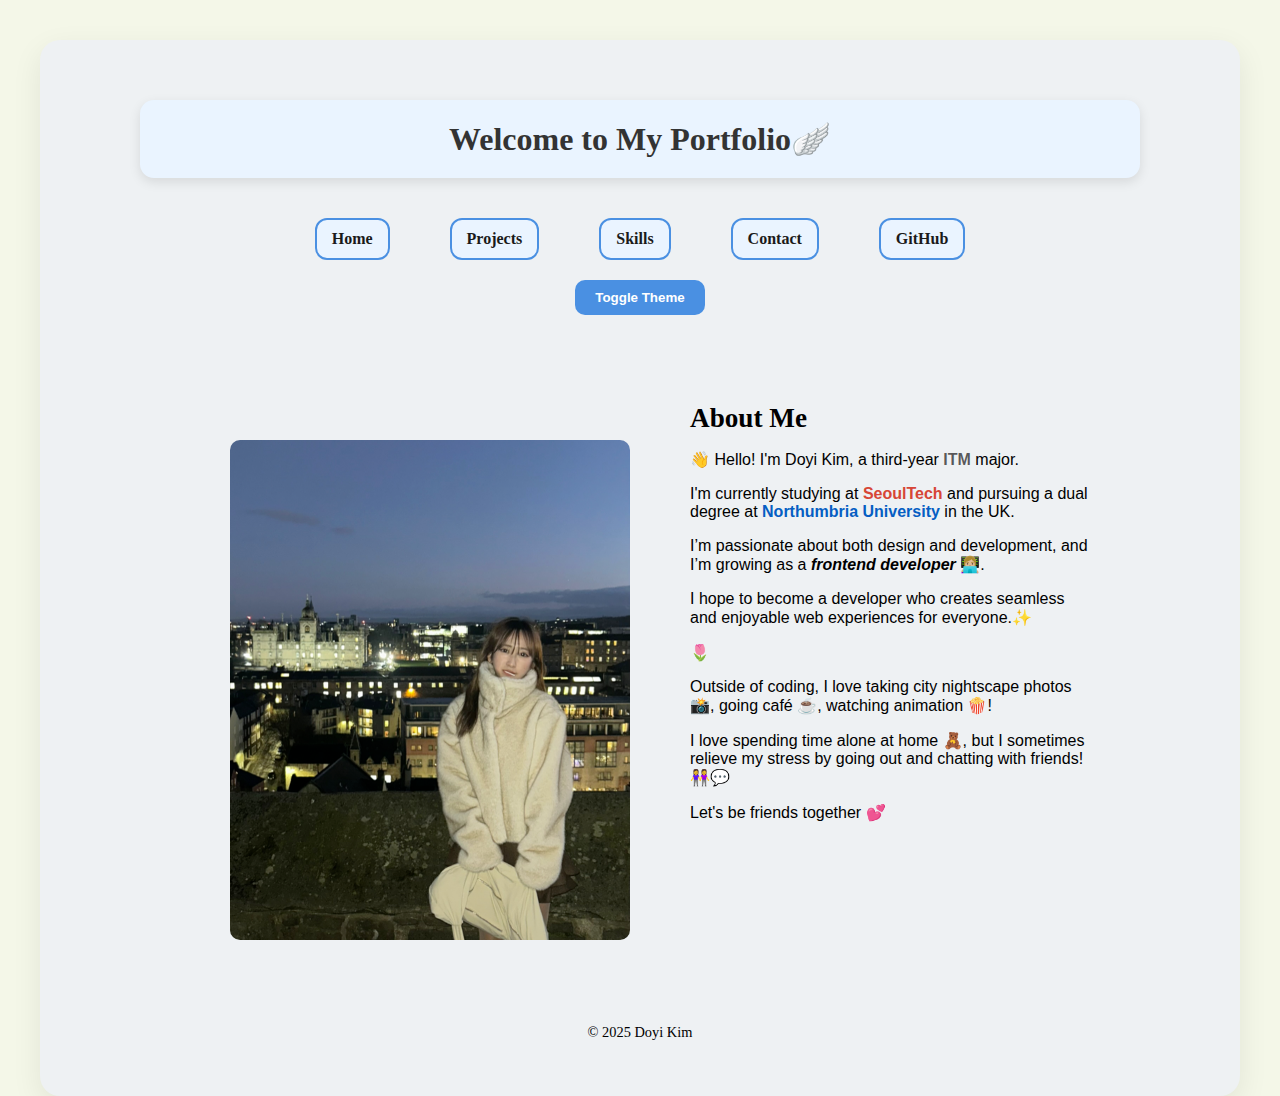
<file: index.html>
<!DOCTYPE html>
<html lang="en">
<head>
    <meta charset="UTF-8">
    <meta name="viewport" content="width=device-width, initial-scale=1.0">
    <title>My Portfolio</title>
    <link rel="stylesheet" href="./styles/style.css">  <!-- Link to external CSS file -->
    
</head>

<body>
  <div class="main-wrapper">
    <header>     <!-- Header section with title and navigation menu -->
        <div class="title-box pink-title">
        <h1 class="header-title">Welcome to My Portfolio🪽</h1>
        </div>
        <nav class="nav-links">
            <ul>
                <li><a href="index.html">Home</a></li>
                <li><a href="projects.html">Projects</a></li>
                <li><a href="skills.html">Skills</a></li>
                <li><a href="contact.html">Contact</a></li>
                <li><a href="github.html">GitHub</a></li>
            </ul>
        </nav>
        <div style="text-align: center; margin-top: 10px;">
          <button id="theme-toggle">Toggle Theme</button>
        </div>
    </header>
    
  
    <main>
        <!-- About Me section with profile image and description -->
        <div class="about-wrapper">
            <img id="profile-image" src="images/profile.png" alt="My Profile Image">
            <div class="about-text">
                <h2>About Me</h2>
                <p>
                    👋 Hello! I'm Doyi Kim, a third-year <strong class="highlight0">ITM</strong> major.
                  </p>
                  
                  <p>
                    I'm currently studying at <strong class="highlight1">SeoulTech</strong> and pursuing a dual degree at <strong class="highlight2">Northumbria University</strong> in the UK.
                  </p>
                  
                  <p>
                    I’m passionate about both design and development, and I’m growing as a <strong><em>frontend developer</em> 👩🏼‍💻</strong>.
                  </p>
                  <p>
                    I hope to become a developer who creates seamless and enjoyable web experiences for everyone.✨
                  </p>  
                  <p>
                    🌷
                  </p> 
                  <p>
                    Outside of coding, I love taking city nightscape photos 📸, going café ☕️, watching animation 🍿!
                  </p>
                  <p>
                  I love spending time alone at home 🧸, but I sometimes relieve my stress by going out and chatting with friends! 👭💬
                  </p>
                  <p>
                  Let's be friends together 💕
                  </p>
            </div>
        </div>
    </main>

 
    
    <!-- Footer section -->
    <footer>
        <p>&copy; 2025 Doyi Kim</p>
    </footer>
  </div>
  <script src="scripts/theme.js"></script>
</body>
</html>
</file>
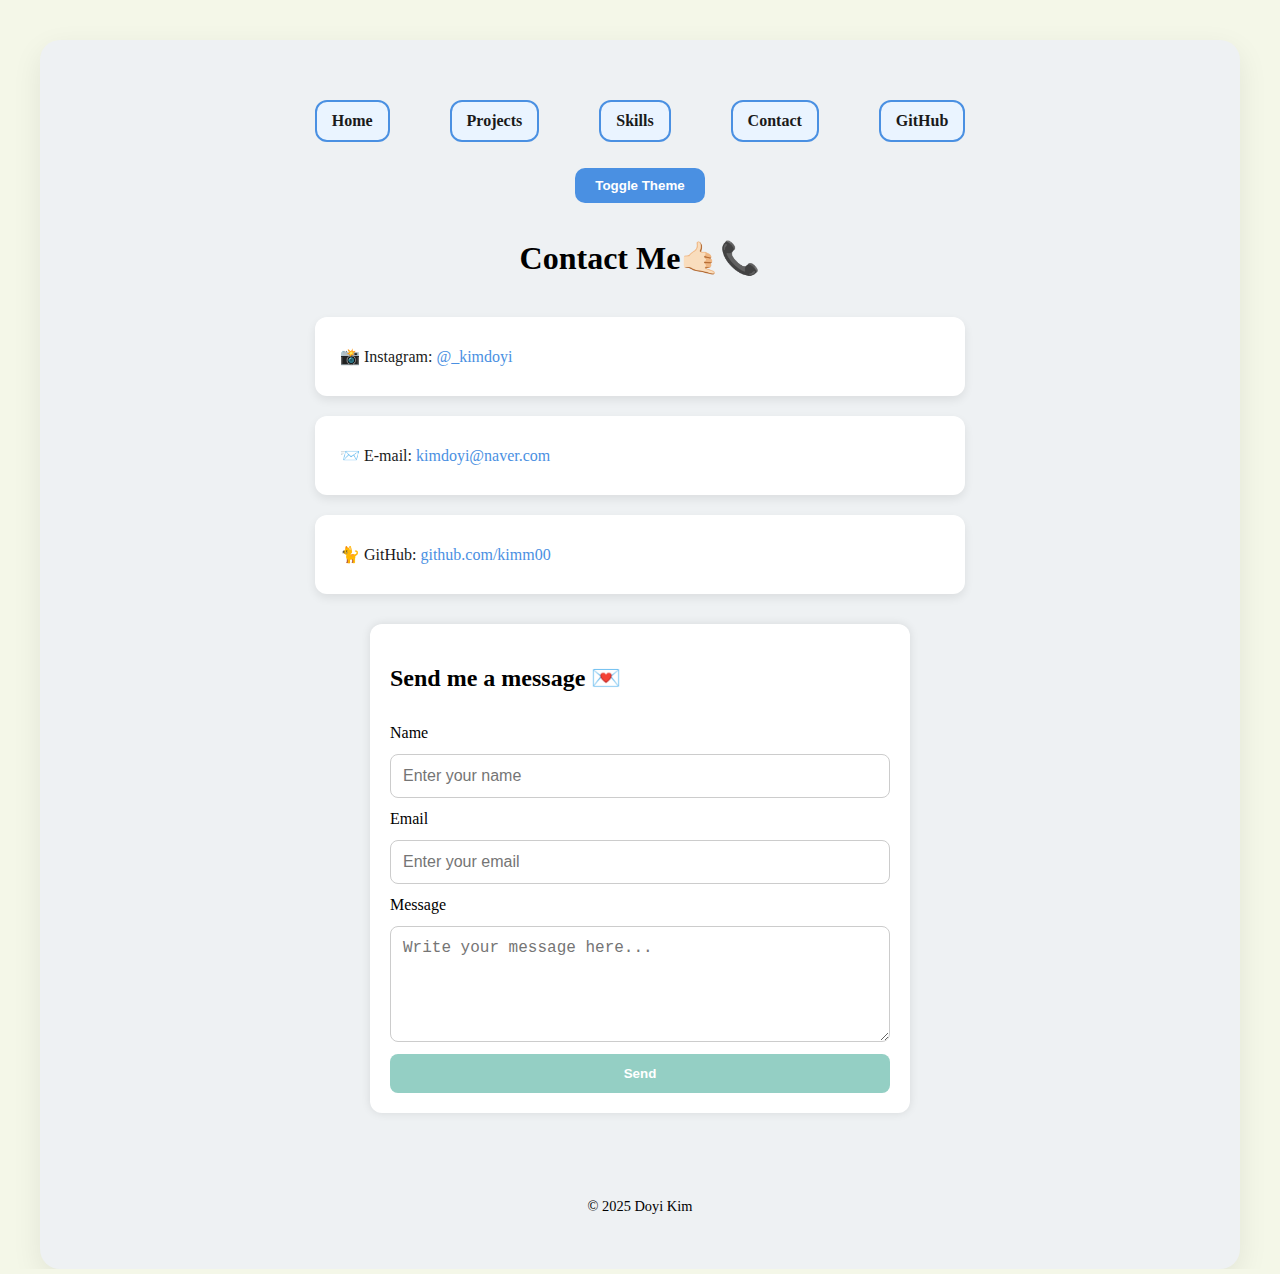
<file: contact.html>
<!DOCTYPE html>
<html lang="en">
<head>
    <meta charset="UTF-8">
    <meta name="viewport" content="width=device-width, initial-scale=1.0">
    <title>Contact</title>
    <link rel="stylesheet" href="styles/style.css"> <!-- External CSS File Connection -->
    
</head>
<body>
    <div class="main-wrapper">
        <nav class="nav-links"> <!-- Navigation menu allows you to go to another page of the site -->
            <ul>
                <li><a href="index.html">Home</a></li>
                <li><a href="projects.html">Projects</a></li>
                <li><a href="skills.html">Skills</a></li>
                <li><a href="contact.html">Contact</a></li>
                <li><a href="github.html">GitHub</a></li>
            </ul>
        </nav>
        
        <div style="text-align: center; margin-top: 10px;">
            <button id="theme-toggle">Toggle Theme</button>
        </div>
          

        <main>
            <h1 class="contact-title">Contact Me🤙🏻📞</h1> 
            <!-- Configure contact information in block form -->

            <div class="contact-box">
                <p><span>📸 Instagram:</span> <a href="https://www.instagram.com/_kimdoyi/" target="_blank" rel="noopener noreferrer">@_kimdoyi</a></p>
            </div>

            <div class="contact-box">
                <p><span>📨 E-mail:</span> <a href="mailto:kimdoyi@naver.com">kimdoyi@naver.com</a></p>
            </div>

            <div class="contact-box">
                <p><span>🐈‍ GitHub:</span> <a href="https://github.com/kimm00" target="_blank" rel="noopener noreferrer">github.com/kimm00</a></p>
            </div>
            <!-- HTML form that is not yet working-->
            <form class="contact-form">
                <h2>Send me a message 💌</h2>

                <label for="name">Name</label>
                <input type="text" id="name" name="name" placeholder="Enter your name" required>

                <label for="email">Email</label>
                <input type="email" id="email" name="email" placeholder="Enter your email" required>

                <label for="message">Message</label>
                <textarea id="message" name="message" placeholder="Write your message here..." rows="5" required></textarea>

                <button type="submit">Send</button>
            </form>
        </main>
    
        <footer>
            <p>&copy; 2025 Doyi Kim</p>
        </footer>
    </div>
    <script src="scripts/theme.js"></script>
</body>
</html>
</file>
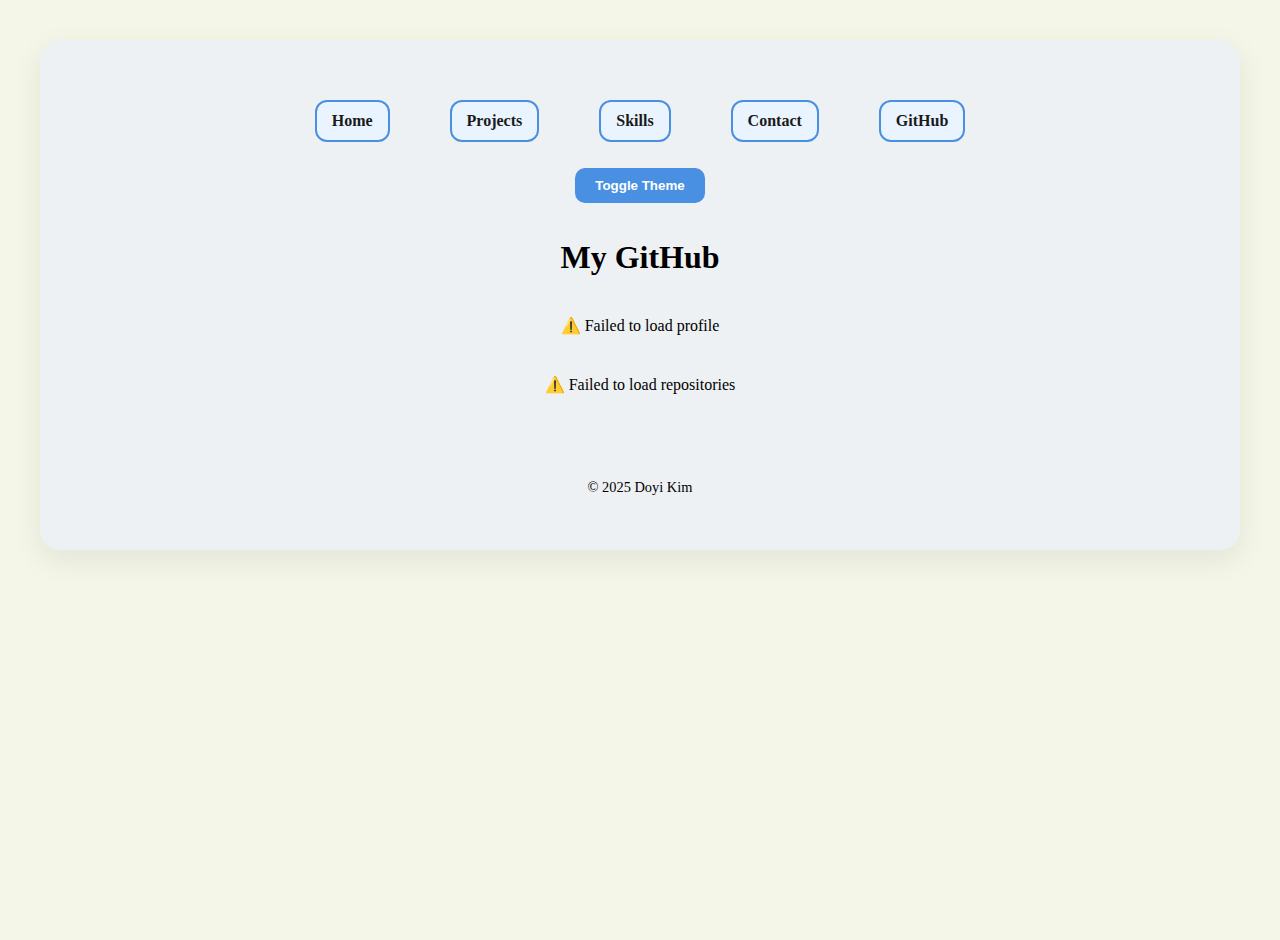
<file: github.html>
<!DOCTYPE html>
<html lang="en">
<head>
  <meta charset="UTF-8">
  <meta name="viewport" content="width=device-width, initial-scale=1.0">
  <title>My GitHub</title>
  <link rel="stylesheet" href="styles/style.css">
</head>
<body>
  <div class="main-wrapper">
    <nav class="nav-links">
      <ul>
        <li><a href="index.html">Home</a></li>
        <li><a href="projects.html">Projects</a></li>
        <li><a href="skills.html">Skills</a></li>
        <li><a href="contact.html">Contact</a></li>
        <li><a href="github.html">GitHub</a></li> 
      </ul>
    </nav>

    <div style="text-align: center; margin-top: 10px;">
      <button id="theme-toggle">Toggle Theme</button>
    </div>

    <main>
      <h1 class="projects-title">My GitHub</h1>
      <section id="github-profile" style="text-align: center; margin-bottom: 40px;"></section>
      <section id="github-repos" class="projects-grid"></section>
    </main>

    <footer>
      <p>&copy; 2025 Doyi Kim</p>
    </footer>
  </div>

  <script src="scripts/theme.js"></script>
  <script src="scripts/github.js"></script>
</body>
</html>
</file>
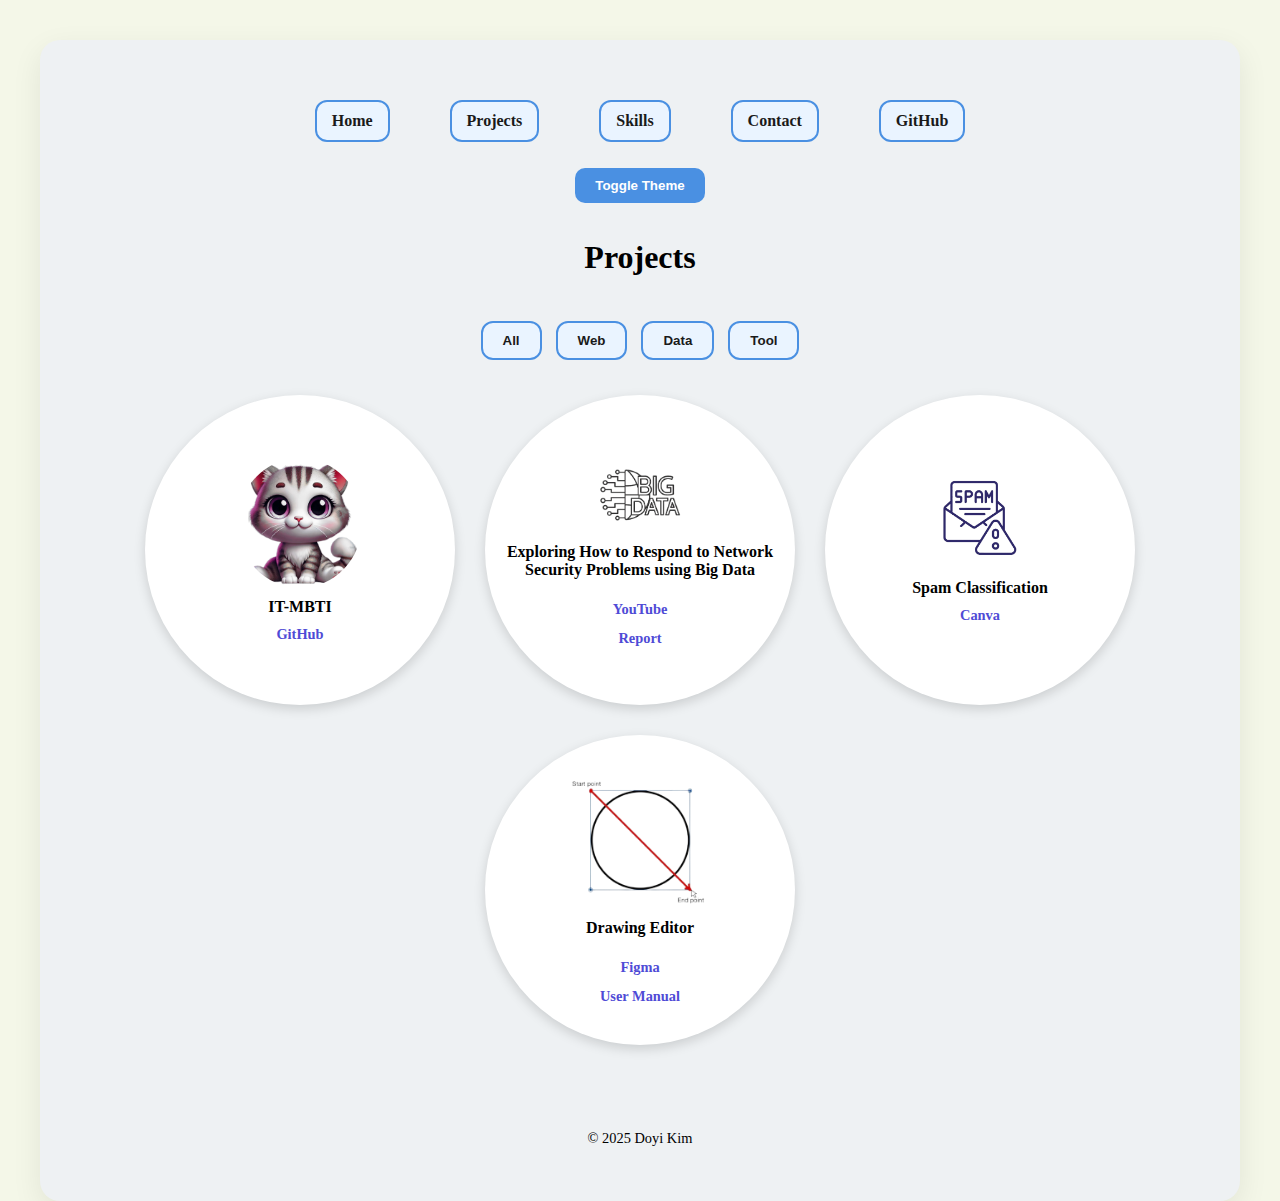
<file: projects.html>
<!DOCTYPE html>
<html lang="en">
<head>
    <meta charset="UTF-8">
    <meta name="viewport" content="width=device-width, initial-scale=1.0">
    <title>Projects</title>
    <link rel="stylesheet" href="styles/style.css">
</head>
<body>
    <div class="main-wrapper">
        <!-- Navigation menu for all pages -->
        <nav class="nav-links">
            <ul>
                <li><a href="index.html">Home</a></li>
                <li><a href="projects.html">Projects</a></li>
                <li><a href="skills.html">Skills</a></li>
                <li><a href="contact.html">Contact</a></li>
                <li><a href="github.html">GitHub</a></li>
            </ul>
        </nav>

        <div style="text-align: center; margin-top: 10px;">
            <button id="theme-toggle">Toggle Theme</button>
        </div>
          

        <main>
            <!-- Main title for Projects page -->
            <h1 class="projects-title">Projects</h1>

            <div style="text-align: center; margin-bottom: 30px;">
                <button class="filter-btn" data-filter="all">All</button>
                <button class="filter-btn" data-filter="web">Web</button>
                <button class="filter-btn" data-filter="data">Data</button>
                <button class="filter-btn" data-filter="tool">Tool</button>
            </div>

            <!-- Grid layout that contains all project cards -->
            <div class="projects-grid">
            <!-- Circular project card -->
    
                <div class="project-circle" data-category="web">
                    <img src="images/itmbti.png" alt="IT-MBTI" class="mbti-img">
                    <h3>IT-MBTI</h3>
                    <a href="https://github.com/OSS-TeamProjectt/IT-MBTI" target="_blank" rel="noopener noreferrer">GitHub</a>
                </div>
        
                <div class="project-circle" data-category="data">
                    <img src="images/bigdata.png" alt="Big Data Project" class="bigdata-img">
                    <h3 class="project-title">Exploring How to Respond to Network Security Problems using Big Data</h3>
                    <div class="project-links">
                      <a href="https://www.youtube.com/watch?v=T_hnbFUwUD0" target="_blank" rel="noopener noreferrer">YouTube</a>
                      <a href="https://docs.google.com/document/d/18wHA50Kr9L1RRLOOuKxn3IhZa3oKeVRJqKjTFTvVca0/edit?tab=t.0" target="_blank" rel="noopener noreferrer">Report</a>
                    </div>
                  </div>
        
                <div class="project-circle" data-category="data">
                    <img src="images/spam.png" alt="Spam Mail Project" class ="spam-img">
                    <h3>Spam Classification</h3>
                    <a href="https://www.canva.com/design/DAGe0P_ArRQ/tt7NFvy6loKNtowLmKAs9Q/edit" target="_blank" rel="noopener noreferrer">Canva</a>
                </div>
        
                <div class="project-circle" data-category="tool">
                    <img src="images/editor.png" alt="Drawing Editor" class ="drawing-img">
                    <h3>Drawing Editor</h3>
                    <div class="project-links">
                    <a href="https://www.figma.com/design/G7EPMYv6VIiyubhSFqll7q/..." target="_blank" rel="noopener noreferrer">Figma</a>
                    <a href="https://o365seoultech-my.sharepoint.com/:w:/g/personal/23102020_officestu_seoultech_ac_kr/..." target="_blank" rel="noopener noreferrer">User Manual</a>
                    </div>
                </div>
                  
            </div>
        </main>
        
   
        <footer>
            <p>&copy; 2025 Doyi Kim</p>
        </footer>
</div>

<script src="scripts/theme.js"></script>
<script src="scripts/filter.js"></script>

</body>
</html>
</file>
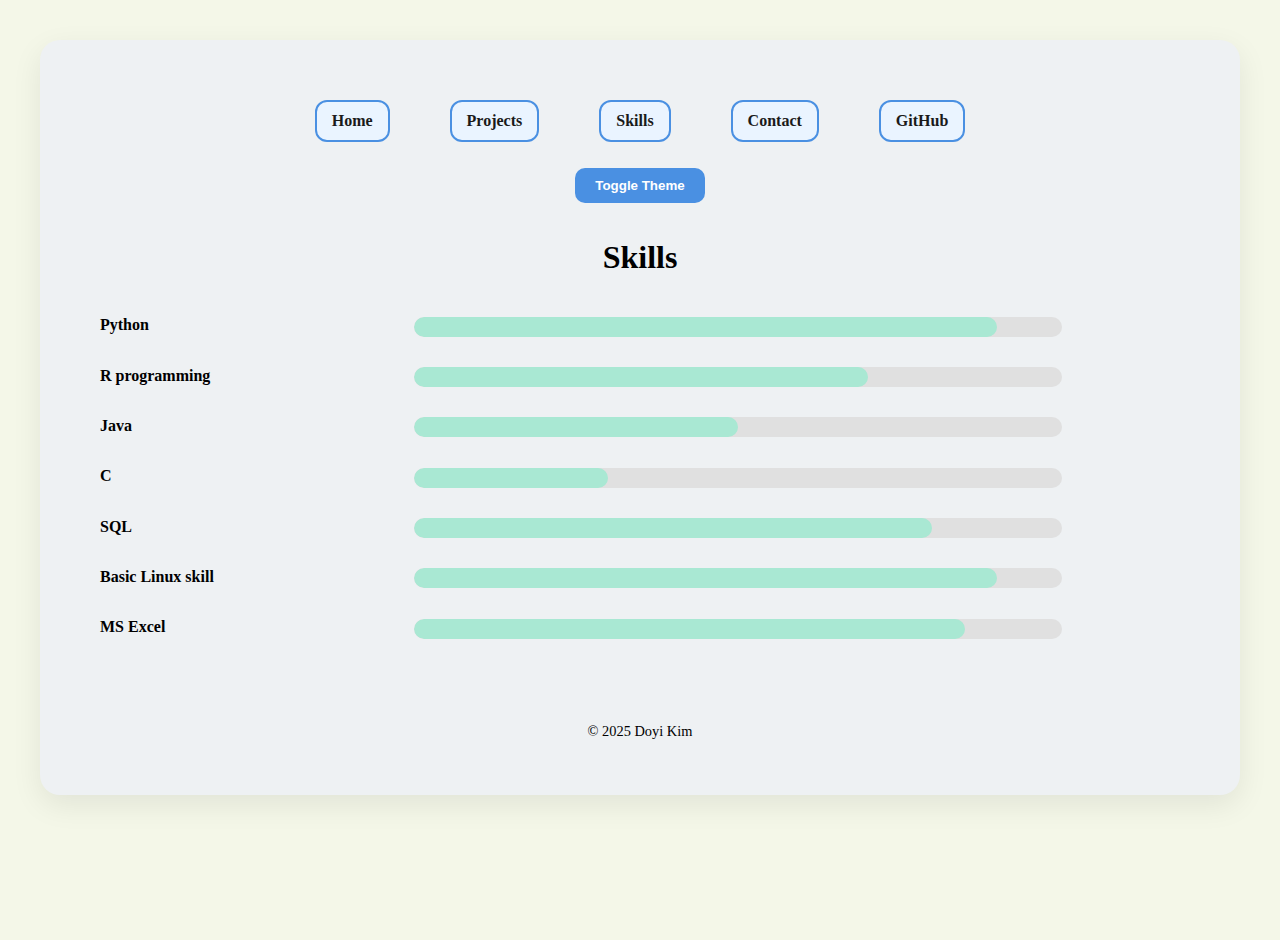
<file: skills.html>
<!DOCTYPE html>
<html lang="en">
<head>
    <meta charset="UTF-8">
    <meta name="viewport" content="width=device-width, initial-scale=1.0">
    <title>Skills</title>
    <link rel="stylesheet" href="styles/style.css">
    
</head>
<body>
  <div class="main-wrapper">
    <nav class="nav-links"> <!-- Navigation menu for page links -->
      <ul>
          <li><a href="index.html">Home</a></li>
          <li><a href="projects.html">Projects</a></li>
          <li><a href="skills.html">Skills</a></li>
          <li><a href="contact.html">Contact</a></li>
          <li><a href="github.html">GitHub</a></li>
      </ul>
    </nav>

    <div style="text-align: center; margin-top: 10px;">
      <button id="theme-toggle">Toggle Theme</button>
    </div>
    

    <main>
      <!-- Page title for Skills section -->
      <h1 class="skills-title">Skills</h1>
      <!-- Skills section with visual progress bars -->
        <section class="skills-section">
            <div class="skill-bar"> <!-- Individual skill bar -->
              <span>Python</span>
              <div class="bar"><div class="level python"></div></div>
            </div>
            <div class="skill-bar">
              <span>R programming</span>
              <div class="bar"><div class="level r"></div></div>
            </div>
            <div class="skill-bar">
              <span>Java</span>
              <div class="bar"><div class="level java"></div></div>
            </div>
            <div class="skill-bar">
              <span>C</span>
              <div class="bar"><div class="level c"></div></div>
            </div>
            <div class="skill-bar">
              <span>SQL</span>
              <div class="bar"><div class="level sql"></div></div>
            </div>
            <div class="skill-bar">
              <span>Basic Linux skill</span>
              <div class="bar"><div class="level linux"></div></div>
            </div>
            <div class="skill-bar">
              <span>MS Excel</span>
              <div class="bar"><div class="level excel"></div></div>
            </div>
          </section>     
    </main>
    <footer>
      <p>&copy; 2025 Doyi Kim</p>
    </footer>
  </div>
  <script src="scripts/theme.js"></script>

</body>

</html>
</file>
<file: styles/style.css>
body {
    background-color: #f4f7e8 !important;
    margin: 0;
    padding: 0;
}

@media (max-width: 480px) {
  /* Adjust layout for smartphones */
  .about-wrapper {
    flex-direction: column;
    margin: 20px;
    gap: 20px;
    align-items: center;
  }

  .main-wrapper {
    padding: 0 16px;
    max-width: 100%;
    margin: 0 auto;
  }

  #profile-image {
    max-width: 90%;
    height: auto;
    display: block;
    margin: 0 auto;
  }

  .about-text {
      width: 100%;
      max-width: 90%;
      margin: 0 auto;
      text-align: center;
      padding: 0 10px;
  }

  header a {
    font-size: 0.9rem;
    padding: 6px 12px; /* Reduce padding */
  }

  .nav-links {
    margin-top: 30px;
  }

  .nav-links ul {
    display: flex;
    flex-wrap: wrap;
    justify-content: center;
    list-style: none;
    gap: 12px;
    padding: 0;
    margin: 0;
  }

  .nav-links li {
    margin: 0;
  }

  .nav-links a {
    display: inline-block;
    padding: 10px 15px;
    border: 2px solid #4a90e2;
    border-radius: 12px;
    background-color: #eaf4ff;
    color: #1a1a1a;
    font-weight: bold;
    text-decoration: none;
    transition: all 0.3s ease;
  }
  
.nav-links a:hover {
    background-color: #4a90e2;
    color: white;
  }

}      
  

@media (min-width: 481px) and (max-width: 768px) {
    /* Adjust layout for tablet */

    .about-wrapper {
        display: flex;
        align-items: flex-start;
        gap: 100px; /* Image-to-text spacing */
        justify-content: flex-start;
        margin-left: 140px;
        margin-top: 40px;
      }
    
      #profile-image {
        width: 400px; 
        height: 500px;  
        object-fit: cover;  
        border-radius: 10px;
        margin-left: 0px; 
        margin-top: 40px; 
      }
    
      .about-text {
        max-width: 400px;
        text-align: left;
        margin-top: -20px; 
        margin-left: -40px;
      }

      .nav-links {
        margin-top: 30px;
      }

      .nav-links ul {
        display: flex;
        justify-content: center;
        gap: 60px;
        padding: 0;
        list-style: none;
      }
      .nav-links a {
        display: inline-block;
        padding: 10px 15px;
        border: 2px solid #4a90e2;
        border-radius: 12px;
        background-color: #eaf4ff;
        color: #1a1a1a;
        font-weight: bold;
        text-decoration: none;
        transition: all 0.3s ease;
      }
      
    .nav-links a:hover {
        background-color: #4a90e2;
        color: white;
      }

}

@media (min-width: 769px) {   
    .about-wrapper {
        display: flex;
        align-items: flex-start;
        gap: 100px; /* Image-to-text spacing */
        justify-content: flex-start;
        margin-left: 140px;
        margin-top: 40px;
      }
    
      #profile-image {
        width: 400px; 
        height: 500px;  
        object-fit: cover;  
        border-radius: 10px;
        margin-left: 0px;
        margin-top: 40px; 
      }
    
      .about-text {
        max-width: 400px;
        text-align: left;
        margin-top: -20px; 
        margin-left: -40px;
      }

      .nav-links {
        margin-top: 30px;
      }

      .nav-links ul {
        display: flex;
        justify-content: center;
        gap: 60px;
        padding: 0;
        list-style: none;
      }

      .nav-links a {
        display: inline-block;
        padding: 10px 15px;
        border: 2px solid #4a90e2;
        border-radius: 12px;
        background-color: #eaf4ff;
        color: #1a1a1a;
        font-weight: bold;
        text-decoration: none;
        transition: all 0.3s ease;
      }
      
    .nav-links a:hover {
        background-color: #4a90e2;
        color: white;
      }
 }


h1 {
    pointer-events: none !important;
    text-align: center;
}
.main-wrapper {
  max-width: 1100px;
  margin: 40px auto;
  background-color: #eef1f3; /* Background color*/
  border-radius: 20px;
  padding: 30px 50px;
  box-shadow: 0 10px 30px rgba(0,0,0,0.08);
}


.title-box {
    position: relative;
    margin: 30px auto 40px;
    width: 80%;
    padding: 20px 60px;
    border-radius: 14px;
    box-shadow: 0 4px 12px rgba(0, 0, 0, 0.1);
    text-align: center; /* Alignment in the middle of text */
  }

.pink-title {
  background-color: #eaf4ff;
}

.header-title {
    position: relative;
    display: inline-block;
    margin: 0;
    font-size: 2rem;
    font-weight: bold;
    color: #333;
  }

header ul {
    display: flex; /* Horizontal alignment */
    justify-content: center; /* Center alignment */
    gap: 40px; /* Inter-element spacing */
    list-style: none; /* Remove List Points */
    padding: 0;
    margin: 0;
}

header {
    margin-bottom: 30px; /* Add space between navigation and images */
}

header a {
    display: inline-block; /* Make the link look like a block */
    padding: 10px 15px; /* Add a blank space in the square */
    border: 2px solid #4a90e2; /* Square border */
    border-radius: 10px; 
    background-color: #eaf4ff; 
    color: #1a1a1a; 
    font-weight: bold; /* Make the letters a little thicker */
    text-decoration: none; /* Underscore */
    transition: all 0.3s ease; /* Soft Effects */
}

header a:hover {
    background-color: #4a90e2; /* Change background color when mouse up */
    color: white; /* Post mouse to change the color of the handwriting */
} 


.about-text h2 {
    font-size: 1.7rem;
    margin-bottom: 10px;
  }
  
.about-text p {
    font-size: 1rem;
    font-family: Arial, Helvetica, sans-serif;
  }
  

.highlight0 {
    font-weight: bold;
    color: #151313b3; 
  }


.highlight1 {
    font-weight: bold;
    color: #d74636; 
  }

.highlight2 {
    font-weight: bold;
    color: #055ec3; 
  }
  

#contact-info {
    bottom: 30px;
    right: 20px;
    font-size: 0.7rem;
    line-height: 1.2;
    text-align: right;
    color: #333;
    width: auto;
  }
  
  #contact-info h3 {
    font-size: 1rem;
    margin-bottom: 5px;
  }

html, body {
    height: 100%;
    margin: 0;
    padding: 0;
  }
  
.wrapper {
    background-color: white;
    min-height: 100vh; /* Fill viewport height */
    display: flex;
    flex-direction: column;
  }



main {
  flex: 1;
  padding-top: 15px;
  }


footer {
    text-align: center;
    margin-top: 60px; /* Adjust spacing from above */
    padding: 10px 0;
    font-size: 0.9rem; 
  }







  /*Skills.html*/

  .skills-title {
    margin-bottom: 40px; 
  }
  

  .skills-section {
    margin: 10px;
  }
  
  .skill-bar {
    margin-bottom: 30px;
  }
  
  .skill-bar span {
    display: inline-block;
    width: 300px;
    font-weight: bold;
  }
  
  .bar {
    display: inline-block;
    width: 60%;
    background-color: #e0e0e0;
    border-radius: 10px;
    overflow: hidden;
    height: 20px;
    vertical-align: middle;
    margin-left: 10px;
  }
  
  .level {
    height: 100%;
    background-color: #a3e8d1e8;
    border-radius: 10px;
  }
  

  .python { width: 90%; }
  .r { width: 70%; }
  .java { width: 50%; }
  .c { width: 30%; }
  .sql { width: 80%; }
  .linux { width: 90%; }
  .excel { width: 85%; }
  









/* contact.html */

.contact-title {
  margin-bottom: 40px; 
}

.contact-box {
  background-color: white;
  padding: 20px 25px;
  margin: 20px auto;
  max-width: 600px;
  border-radius: 12px;
  box-shadow: 0 4px 10px rgba(0, 0, 0, 0.08);
}

.contact-box p {
  margin: 10px 0;
  font-size: 1rem;
  color: #1a1a1a;
}

.contact-box a {
  color: #4a90e2;
  text-decoration: none;
  font-weight: 500;
}

.contact-box a:hover {
  text-decoration: underline;
}

.contact-form {
  display: flex;
  flex-direction: column;
  gap: 12px;
  max-width: 500px;
  margin: 30px auto;
  padding: 20px;
  background-color: #fff;
  border-radius: 12px;
  box-shadow: 0 0 10px rgba(0, 0, 0, 0.1);
}

.contact-form input,
.contact-form textarea {
  padding: 12px;
  border: 1px solid #ccc;
  border-radius: 8px;
  font-size: 1rem;
  resize: vertical;
}

.contact-form button {
  background-color: #94cfc4;
  color: rgb(255, 255, 255);
  padding: 12px;
  border: none;
  border-radius: 8px;
  cursor: pointer;
  font-weight: bold;
  transition: background-color 0.3s;
}

.contact-form button:hover {
  background-color: #11b698;
}






/* project.html */

.projects-title {
  margin-bottom: 40px; 
}

.project-links a {
  display: block; 
  margin: 0;
  margin-top: 12px;
  color: #4f4bd6;
  text-decoration: none;
  font-weight: bold;
  font-size: 0.9rem;
}

.projects-grid {
  display: flex;
  flex-wrap: wrap;
  justify-content: center;
  gap: 30px;
  margin-top: 30px;
}

.project-circle {
  width: 280px;
  height: 280px;
  max-width: 90%;
  border-radius: 50%;
  background-color: white;
  box-shadow: 0 4px 12px rgba(0, 0, 0, 0.15);
  overflow: visible;
  display: flex;
  flex-direction: column;
  align-items: center;
  justify-content: center;
  text-align: center;
  padding: 15px;
  transition: transform 0.3s; /* Make the animation soft! */
}

.project-circle:hover {
  transform: scale(1.05);   /* 5% larger when mouse is raised! */
}


.project-circle h3 {
  font-size: 1rem;
  margin: 0 0 10px 0;
}

.project-circle a {
  color: #4f4bd6;
  text-decoration: none;
  font-weight: bold;
  font-size: 0.9rem;
}


.mbti-img {
  max-width: 130px;
  max-height: 130px;
  object-fit: contain;
  border-radius: 50%;
  margin-bottom: 10px;
}

.bigdata-img {
  max-width: 100px;
  max-height: 100px;
  object-fit: contain;
  margin-bottom: 4px;
}

.spam-img {
  max-width: 180px;
  max-height: 180px;
  margin-bottom: 10px;
  margin-top: -10px;
}

.drawing-img {
  max-width: 140px;
  max-height: 140px;
  object-fit: contain;
  margin-bottom: 10px;
  margin-left: -8px; 
}





/*Dark Theme*/
body.dark-theme {
  background-color: #1f1f1f;
  color: #e0e0e0;
}

body.dark-theme .highlight0 {
  color: #ffd166; /* Bright yellow series recommendation - index.html*/
}

body.dark-theme .highlight1 {
  color: #f88c8c; 
}

body.dark-theme .highlight2 {
  color: #71c9f8; 
}

body.dark-theme .project-circle {
  color: #1a1a1a;     /*More darker - project.html*/
}

body.dark-theme .main-wrapper {
  background-color: #2a2a2a;
}

body.dark-theme a {
  color: #81cfff;
}

body.dark-theme .bar {
  background-color: #9e9292; /* To a darker gray - Skills.html*/
}

body.dark-theme .level {
  background-color: #81e6d9; /* With more mint color - Skills.html*/
}

body.dark-theme header a {
  background-color: #444 !important;
  color: #e0e0e0 !important;
  border-color: #81cfff !important;
}

body.dark-theme header a:hover {
  background-color: #81cfff !important;
  color: #1f1f1f !important;
}

body.dark-theme .contact-form label { /* More darker - Contact.html*/
  color: #452727;
}

body.dark-theme .contact-form h2 { /* More darker - Contact.html*/
  color: #452727;
}


/* Pastel Theme */
body.pastel-theme {
  background-color: #fef6e4;
  color: #5e574e;
}

body.pastel-theme .main-wrapper {
  background-color: #fff3e1;
}

body.pastel-theme a {
  color: #ed6a5a;
}

body.pastel-theme header a {
  background-color: #ffe5d9;
  color: #5e574e;
  border-color: #ed6a5a;
}

body.pastel-theme header a:hover {
  background-color: #ed6a5a;
  color: white;
}

body.pastel-theme .highlight0 {
  color: #f49f0a;
}

body.pastel-theme .highlight1 {
  color: #e07a5f;
}

body.pastel-theme .highlight2 {
  color: #3d405b;
}

body.pastel-theme .project-circle {
  color: #333;
}

body.pastel-theme .bar {
  background-color: #ead7c1;
}

body.pastel-theme .level {
  background-color: #ffcdb2;
}

body.pastel-theme .contact-form label,
body.pastel-theme .contact-form h2 {
  color: #6d6875;
}

body {
  /* 
   * Smooth transition for theme switching
   * - Makes background and text color fade smoothly when switching themes
   * - Improves user experience by avoiding abrupt color changes
   */
  transition: background-color 0.5s ease, color 0.5s ease;
}





/*Separate Projects*/
.filter-btn {
  background-color: #eaf4ff;
  color: #1a1a1a;
  border: 2px solid #4a90e2;
  border-radius: 12px;
  padding: 10px 20px;
  margin: 5px;
  font-weight: bold;
  cursor: pointer;
  transition: all 0.3s ease;
}

.filter-btn:hover {
  background-color: #4a90e2;
  color: white;
}

  
/*Toggle Theme button*/
#theme-toggle {
  padding: 10px 20px;
  border-radius: 10px;
  border: none;
  background-color: #4a90e2;
  color: white;
  font-weight: bold;
  cursor: pointer;
  transition: background-color 0.3s ease, transform 0.2s ease;
  margin-top: 10px;
}

#theme-toggle:hover {
  background-color: #357ec7;  /* A darker blue */
  transform: scale(1.05);     /* Slightly bigger */
}


/* github.html*/
.project-circle:hover {
  transform: scale(1.05);
  background-color: #f0f8ff;
  box-shadow: 0 4px 12px rgba(0, 0, 0, 0.3);
}
</file>
